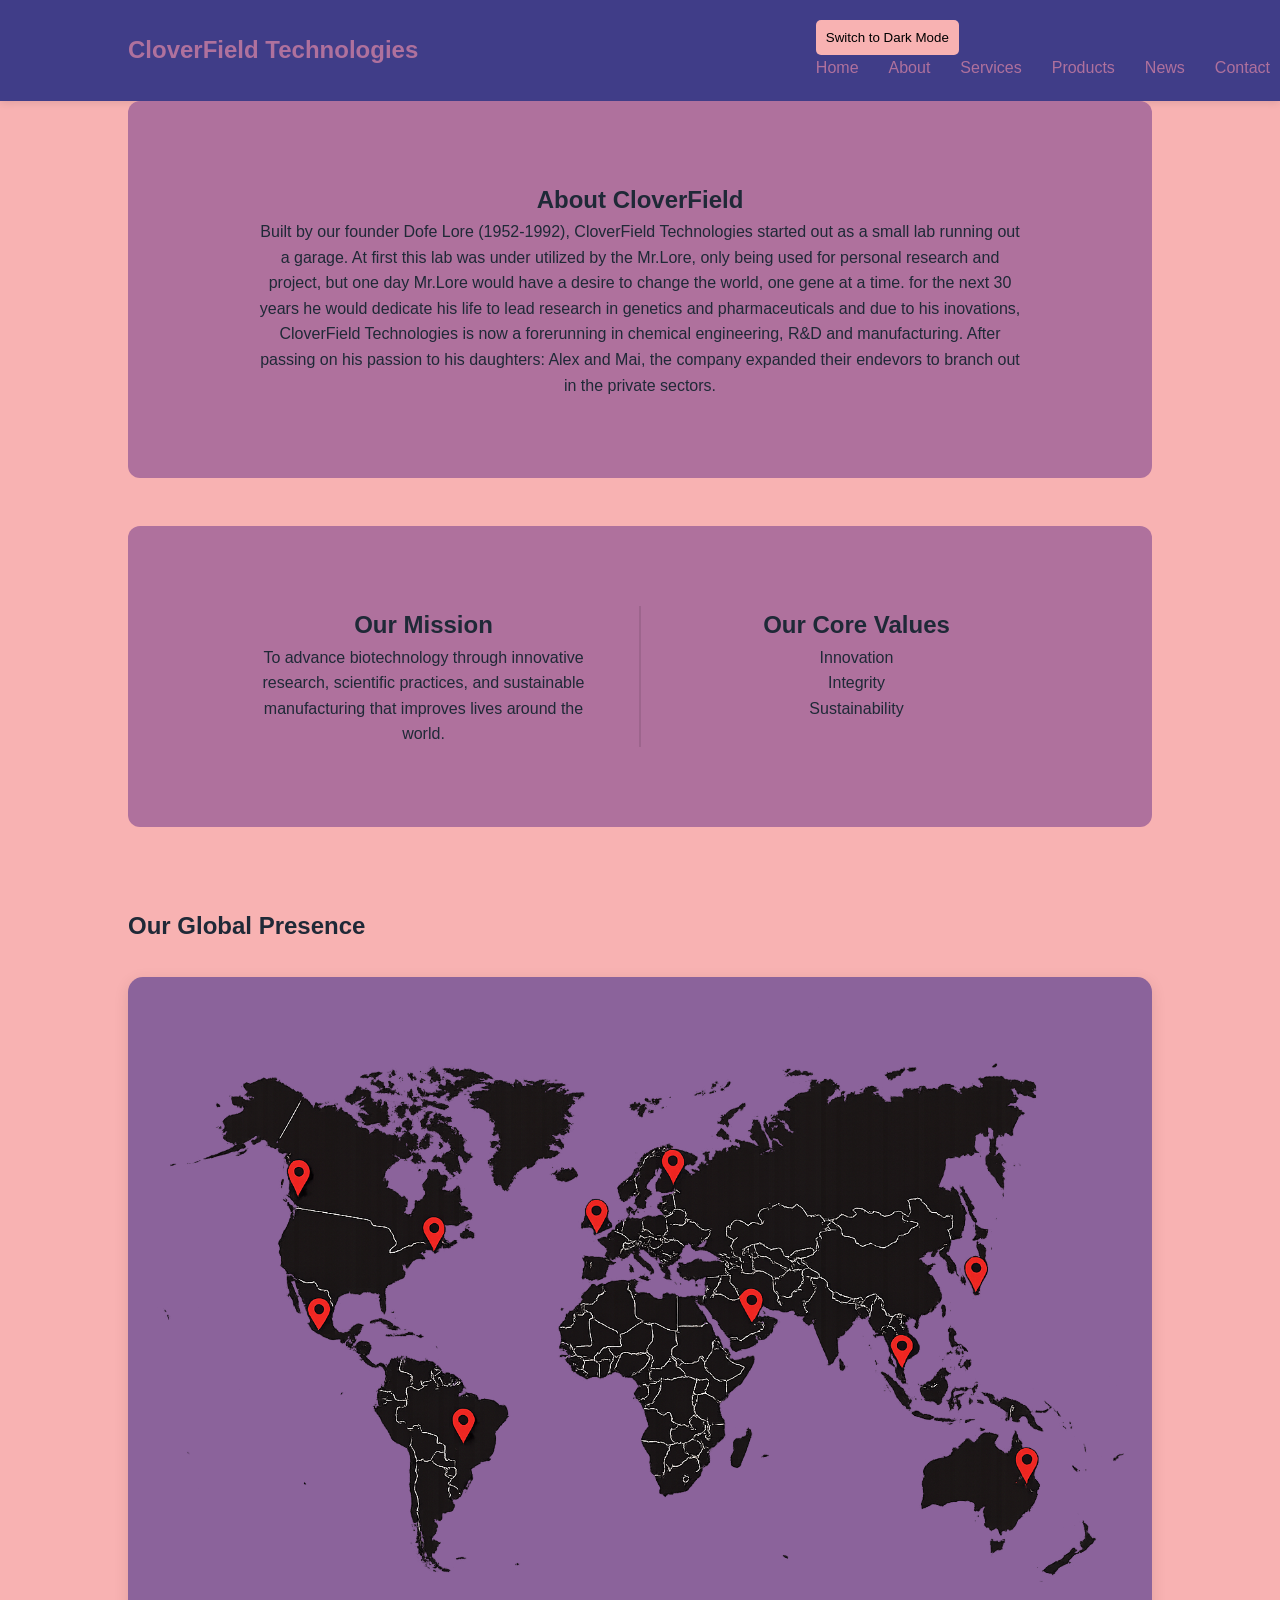
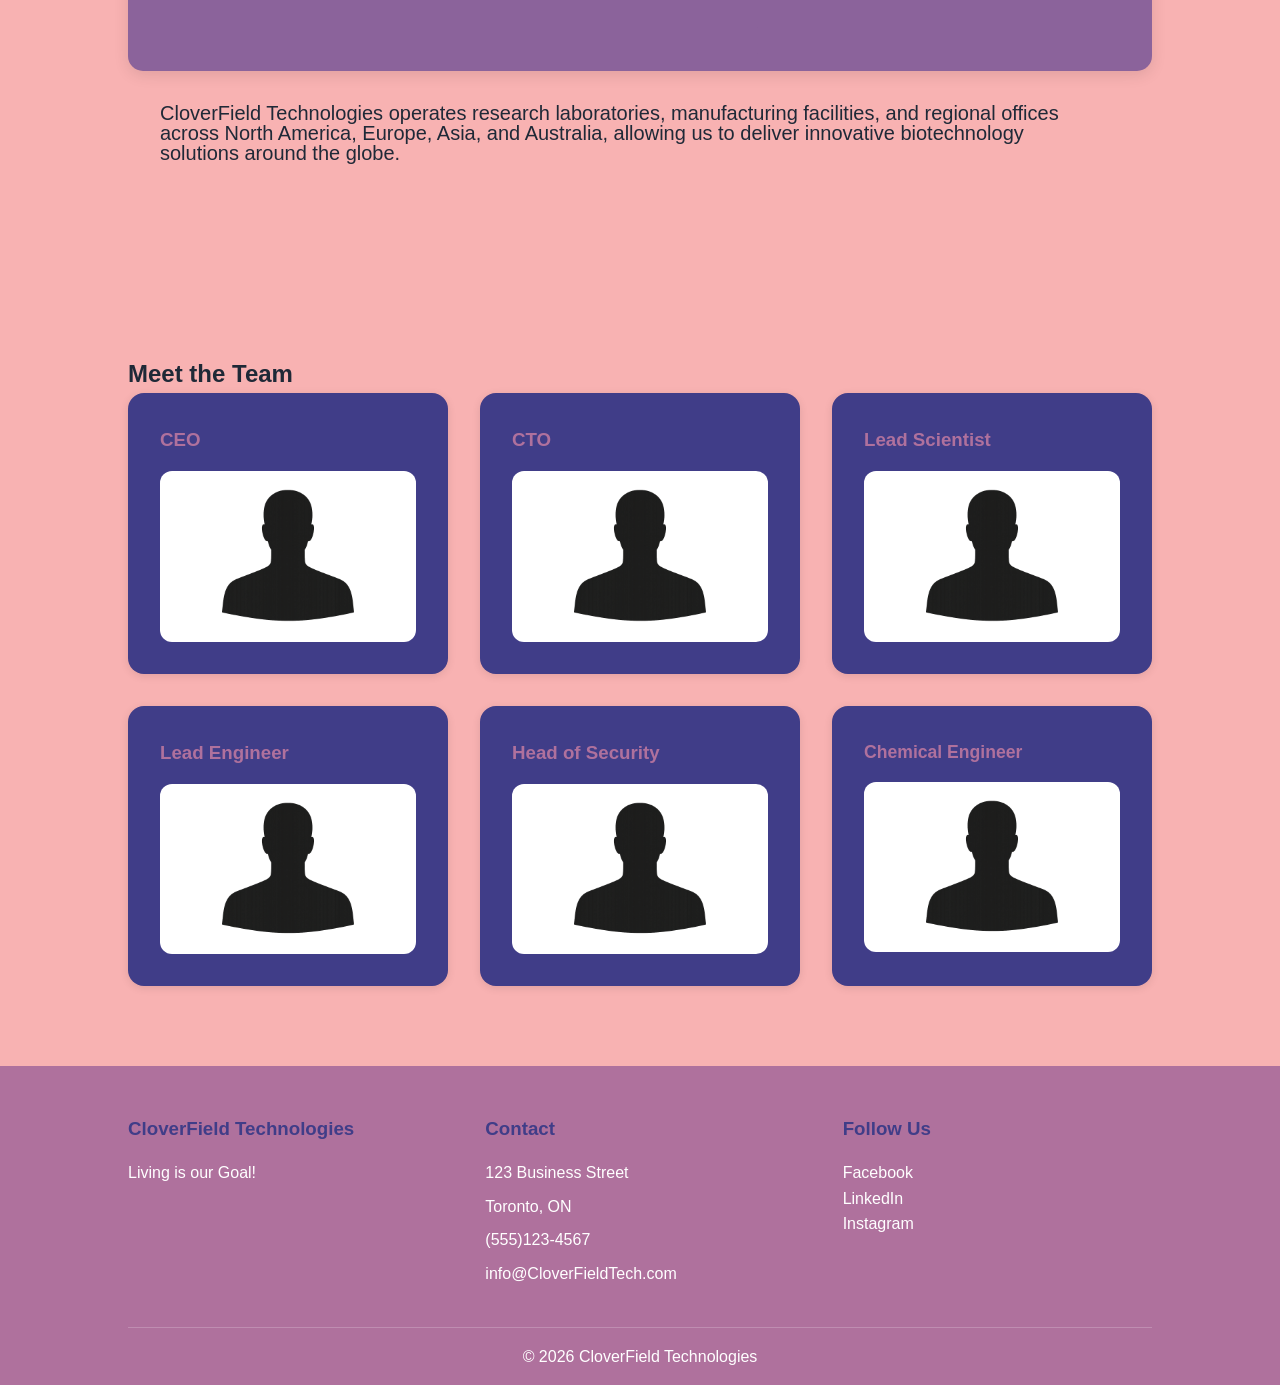
<file: about.html>
<!DOCTYPE html>
<html lang="en">

<head>
    <meta charset="UTF-8">
    <title>Company's About Page</title>
    <link rel="stylesheet" href="style.css">
    <style>
        .overview{
            background-color: #AF719D;
            border-radius: 12px;
            margin:auto;
            max-width: 80%;
        }
    </style>
</head>

<body>
   <div id="header_placeholder"></div>
    <main>
        <section class="overview">
            <h1>About CloverField</h1>
            <p>Built by our founder Dofe Lore (1952-1992), CloverField Technologies started out as a small
                lab running out a garage. At first this lab was under utilized by the Mr.Lore,
                only being used for personal research and project, but one day Mr.Lore would have
                a desire to change the world, one gene at a time. for the next 30 years he would
                dedicate his life to lead research in genetics and pharmaceuticals and due to his
                inovations, CloverField Technologies is now a forerunning in chemical engineering,
                R&D and manufacturing. After passing on his passion to his daughters: Alex and Mai,
                the company expanded their endevors to branch out in the private sectors.
            </p>
        </section>

        <section class="overview" 
            style="
            align-items: flex-start;
            justify-content:space-between;
            display:flex;
            gap:3rem;
            margin:auto;
            margin-top: 3rem;">
            <div style="flex:1; 
            padding-right: 3rem;
            border-right: 2px solid rgba(0,0,0,0.1);">
                <h2>Our Mission</h2>
                <p>
                    To advance biotechnology through innovative research,
                    scientific practices, and sustainable manufacturing
                    that improves lives around the world.
                </p>
            </div>
            <div style="flex:1;">
                <h2>Our Core Values</h2>
                <p>
                    Innovation<br>
                    Integrity<br>
                    Sustainability<br>
                </p>
            </div>
        </section>
        <section class="map">
            <h2 style="padding-bottom: 2rem;">Our Global Presence</h2>
            <div class="map_container">
                <img src="images/WorldMap Edit.png" alt="Map showing CloverField Technologies locations">
            </div>
            <!--add a map to show locations accros the world-->
            <p style="max-width: 900px; margin:2rem; line-height: 1;
                font-size: 1.25rem;">
                CloverField Technologies operates research laboratories,
                manufacturing facilities, and regional offices across North
                America, Europe, Asia, and Australia, allowing us to deliver
                innovative biotechnology solutions around the globe.
            </p>
        </section>

        <section style="padding:80px 10%">
            <h2>Meet the Team</h2>
            <div class="service_container">
                <!--reusing serice container to have card display for the team members-->

                <article class="service_card">
                    <h3>CEO</h3>
                    <img class="person" src="images/Person-headshot.png" alt="Silhouette Headshot">
                </article>
                <article class="service_card">
                    <h3>CTO</h3>
                    <img class="person" src="images/Person-headshot.png" alt="Silhouette Headshot">
                </article>
                <article class="service_card">
                    <h3>Lead Scientist</h3>
                    <img class="person" src="images/Person-headshot.png" alt="Silhouette Headshot">
                </article>
                <article class="service_card">
                    <h3>Lead Engineer</h3>
                    <img class="person" src="images/Person-headshot.png" alt="Silhouette Headshot">
                </article>
                <article class="service_card">
                    <h3>Head of Security</h3>
                    <img class="person" src="images/Person-headshot.png" alt="Silhouette Headshot">
                </article>
                <article class="service_card">
                    <h3 style="font-size: 1.1rem;">Chemical Engineer</h3>
                    <img class="person" src="images/Person-headshot.png" alt="Silhouette Headshot">
                </article>
            </div>
        </section>
    </main>
<div id="footer_placeholder"></div>
<script src="components.js"></script>
<script src="theme.js"></script>
</body>

</html>
</file>
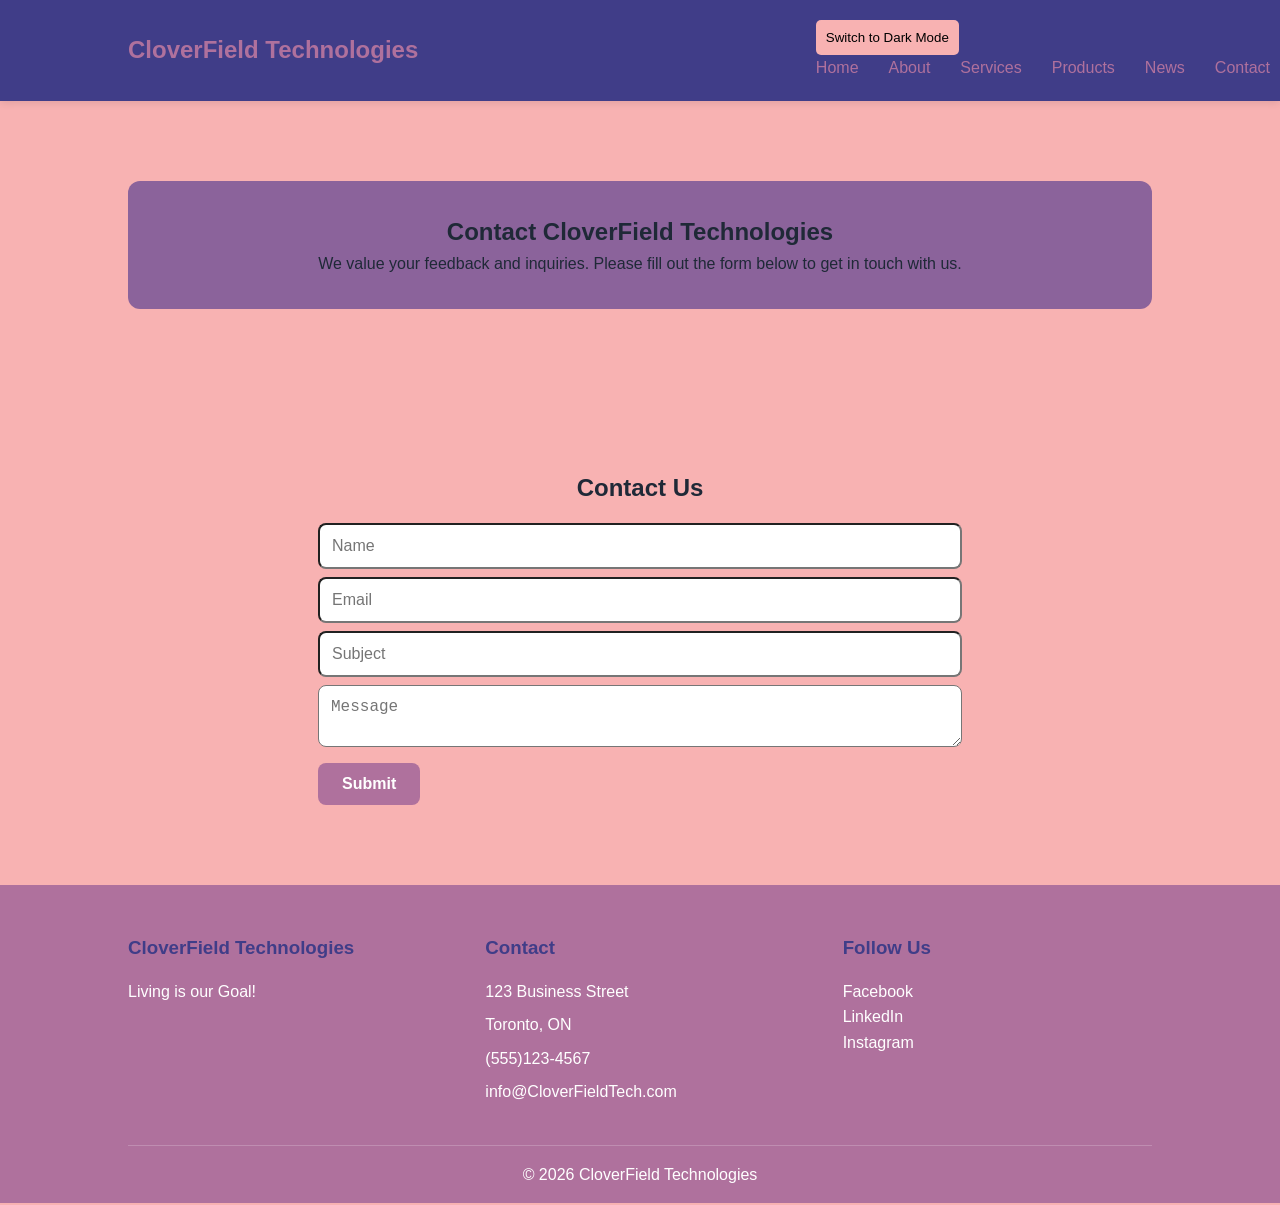
<file: contact.html>
<!DOCTYPE html>
<html lang="en">

<head>
    <meta charset="UTF-8">
    <title>Contact Page</title>
    <link rel="stylesheet" href="style.css">
    <style>
        .hero{
            background-image: none;
            text-align: center;
            min-height: 20vh;
        }
        .hero_content{
            color: #1F2937;
            background: #8B639B;
            border-radius: 12px;
            padding: 2rem;
            margin: auto;
        }
    </style>
</head>

<body>
    <div id="header_placeholder"></div>
    <main>
        <section class="hero">
            <div class="hero_content">
                <h1>Contact CloverField Technologies</h1>
                <p>
                    We value your feedback and inquiries. Please fill out the form below to get in touch with us.
                </p>
            </div>
        </section>
        <section class="form">
        <h1>Contact Us</h1>
        <form id="contact-form">
            <input id="name" type="text" placeholder="Name"></input>
            <span class="error-msg"></span>

            <input id="email" type="text" placeholder="Email"></input>
            <span class="error-msg"></span>

            <input id="subject" type="text" placeholder="Subject"></input>
            <textarea id="message" placeholder="Message"></textarea>
            <span class="error-msg"></span>

            <button type="submit" class="button">Submit</button>
        </form>
        </section>
    </main>
    <div id="footer_placeholder"></div>
    <script src="components.js"></script>
    <script src="theme.js"></script>
    <script src="contact_val.js"></script>
</body>

</html>
</file>
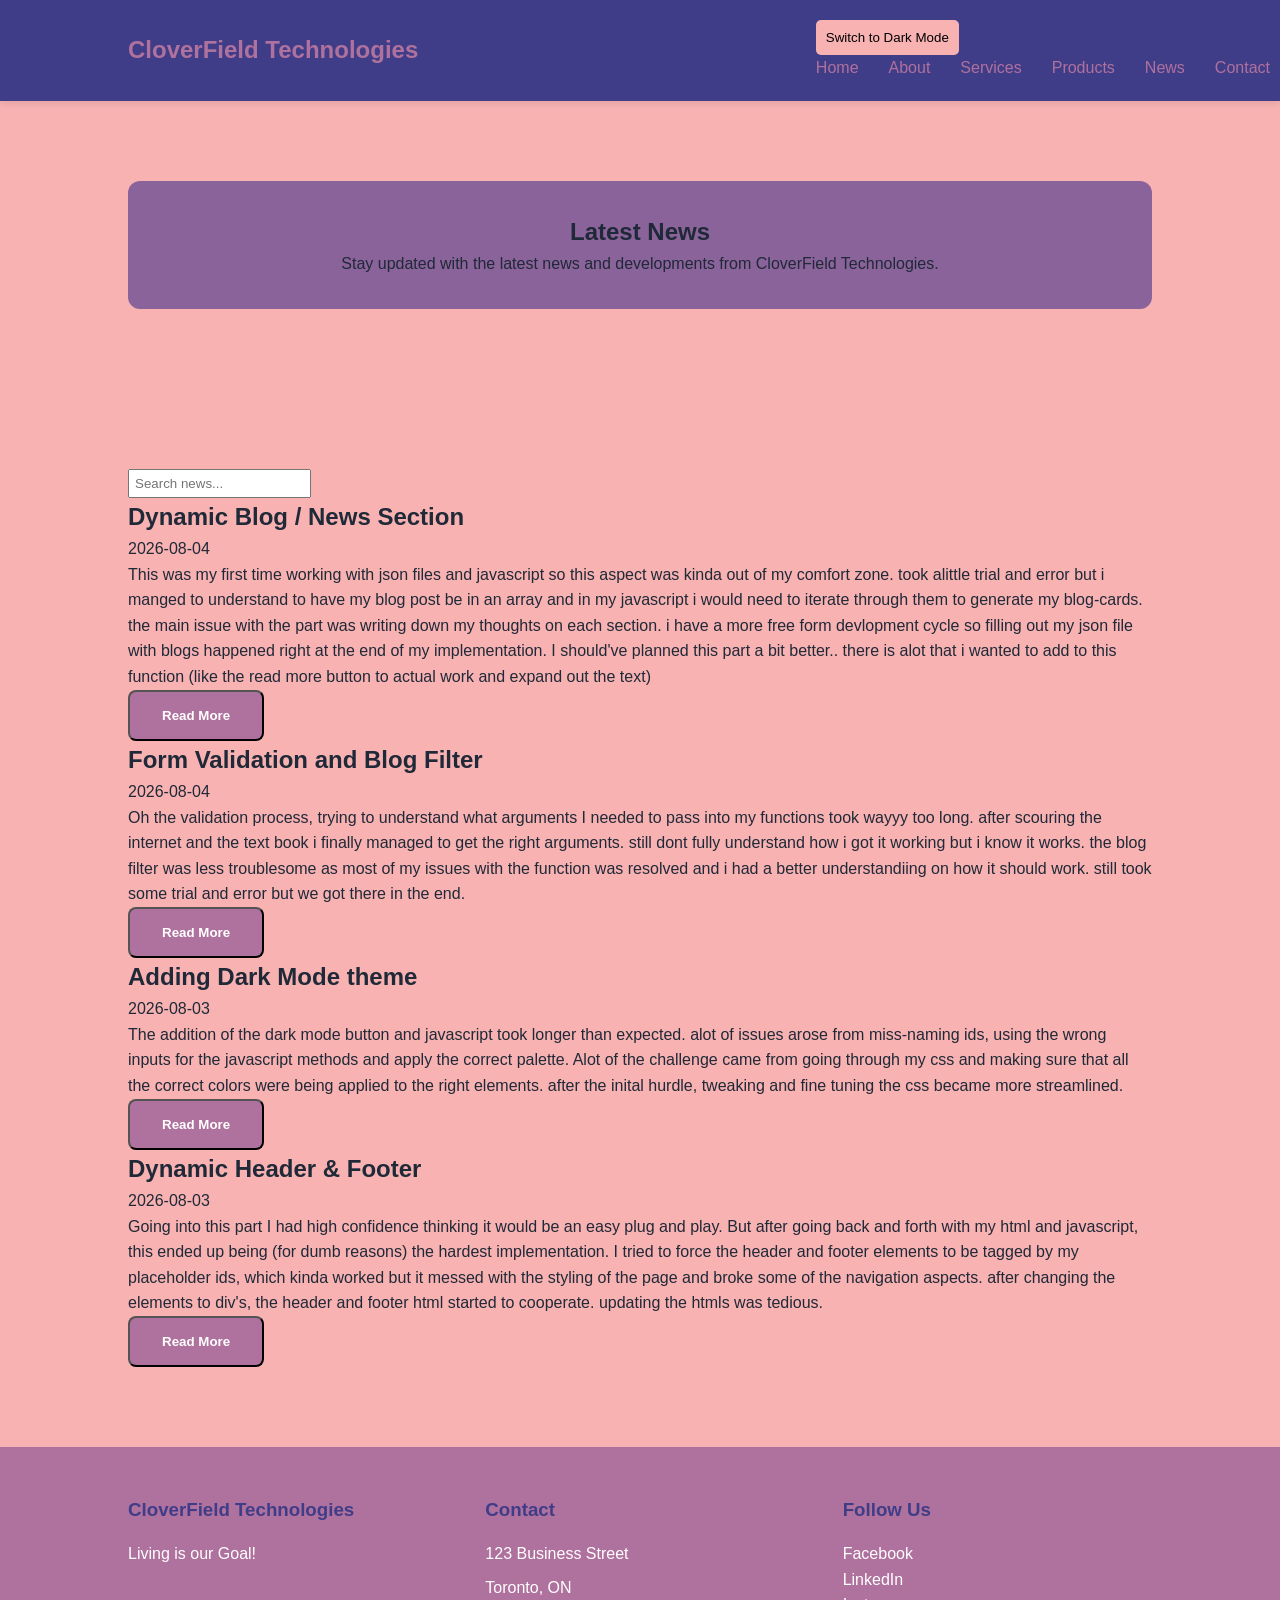
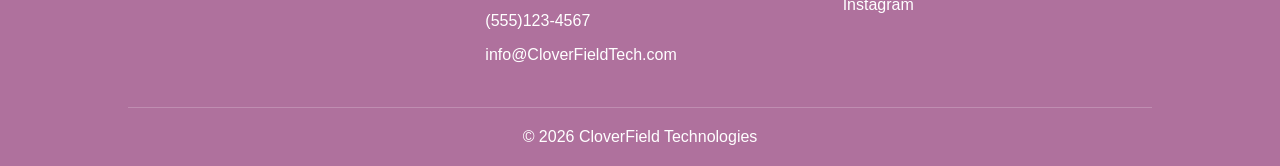
<file: news.html>
<!DOCTYPE html>
<html lang="en">

<head>
    <meta charset="UTF-8">
    <title>News Page</title>
    <link rel="stylesheet" href="style.css">
    <style>
        .hero {
            background-image: none;
            text-align: center;
            min-height: 20vh;
        }

        .hero_content {
            color: #1F2937;
            background: #8B639B;
            border-radius: 12px;
            padding: 2rem;
            margin: auto;
        }
    </style>
</head>

<body>
    <div id="header_placeholder"></div>
    <main>
        <section class="hero">
            <div class="hero_content">
                <h1>Latest News</h1>
                <p>
                    Stay updated with the latest news and developments from CloverField Technologies.
                </p>
            </div>
        </section>
        <section class="news">
            <input type="text" id="filter-input" placeholder="Search news..."
            style="padding:5px;
            margin:auto;">

            <p id="no-results" style="display:none;">
                No results found.
            </p>
            <div id="news_main">
                <!--Load blog post via json file-->
            </div>
        </section>
    </main>
    <div id="footer_placeholder"></div>
    <script src="components.js"></script>
    <script src="theme.js"></script>
    <script src="news.js"></script>
    <script src="query.js"></script>
</body>

</html>
</file>
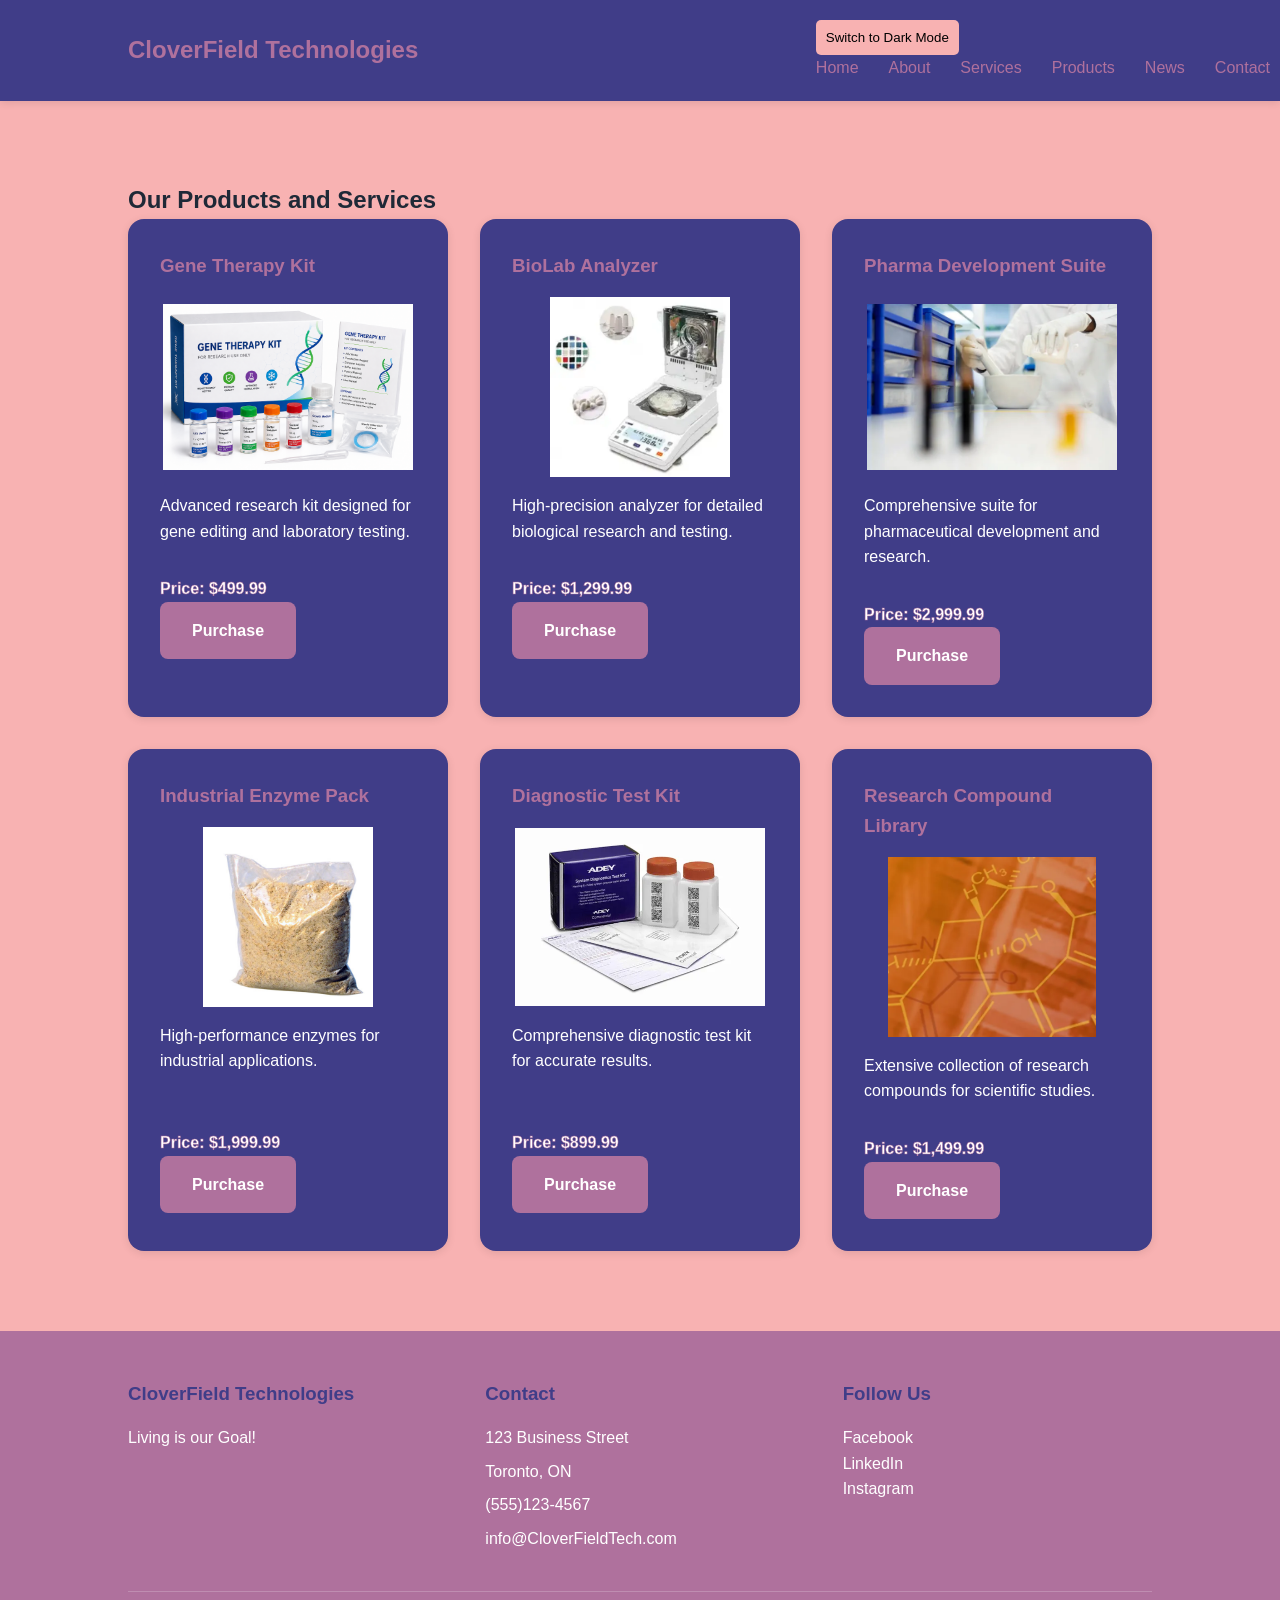
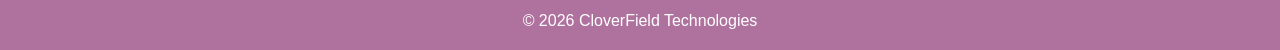
<file: products.html>
<!DOCTYPE html>
<html lang="en">

<head>
    <meta charset="UTF-8">
    <title>Products Page</title>
    <link rel="stylesheet" href="style.css">
    <style>
        .service_card img{
            width: 250px;
            height: 180px;
            object-fit: contain;
            display: block;
            margin: 1rem auto;
        }
    </style>
</head>

<body>
    <div id="header_placeholder"></div>
    <main>
        <section class="products">
            <h2>Our Products and Services</h2>
            <div class="service_container">
                <article class="service_card">
                    <h3>Gene Therapy Kit</h3>
                    <img src="images/Gene Therapy Kit.png" alt="gene therapy kit">
                    <p>Advanced research kit designed for gene editing and laboratory testing.</p>
                    <h4>Price: $499.99</h4>
                    <a href="#" class="button">Purchase</a>
                </article>
                <article class="service_card">
                    <h3>BioLab Analyzer</h3>
                    <img src="images/BioLab Analyzer.webp" alt="BioLab Analyzer">
                    <p>High-precision analyzer for detailed biological research and testing.</p>
                    <h4>Price: $1,299.99</h4>
                    <a href="#" class="button">Purchase</a>
                </article>
                <article class="service_card">
                    <h3>Pharma Development Suite</h3>
                    <img src="images/Pharma Development Suite.webp" alt="Pharma Development Suite">
                    <p>Comprehensive suite for pharmaceutical development and research.</p>
                    <h4>Price: $2,999.99</h4>
                    <a href="#" class="button">Purchase</a>
                </article>
                <article class="service_card">
                    <h3>Industrial Enzyme Pack</h3>
                    <img src="images/Industrial Enzyme Pack.jpg" alt="Industrial Enzyme Pack">
                    <p style="padding-bottom: 3.5rem;">High-performance enzymes for industrial applications.</p>
                    <h4>Price: $1,999.99</h4>   
                    <a href="#" class="button">Purchase</a>
                </article>
                <article class="service_card">
                    <h3>Diagnostic Test Kit</h3>
                    <img src="images/Diagnostic Test Kit.webp" alt="Diagnostic Test Kit">
                    <p style="padding-bottom: 3.5rem;">Comprehensive diagnostic test kit for accurate results.</p>
                    <h4>Price: $899.99</h4>
                    <a href="#" class="button">Purchase</a>
                </article>
                <article class="service_card">
                    <h3>Research Compound Library</h3>
                    <img src="images/Research Compound Library.webp" alt="Research Compound Library">
                    <p>Extensive collection of research compounds for scientific studies.</p>
                    <h4>Price: $1,499.99</h4>
                    <a href="#" class="button">Purchase</a>
                </article>
                
            </div>
        </section>
    </main>
<div id="footer_placeholder"></div>
<script src="components.js"></script>
<script src="theme.js"></script> 
</body>

</html>
</file>
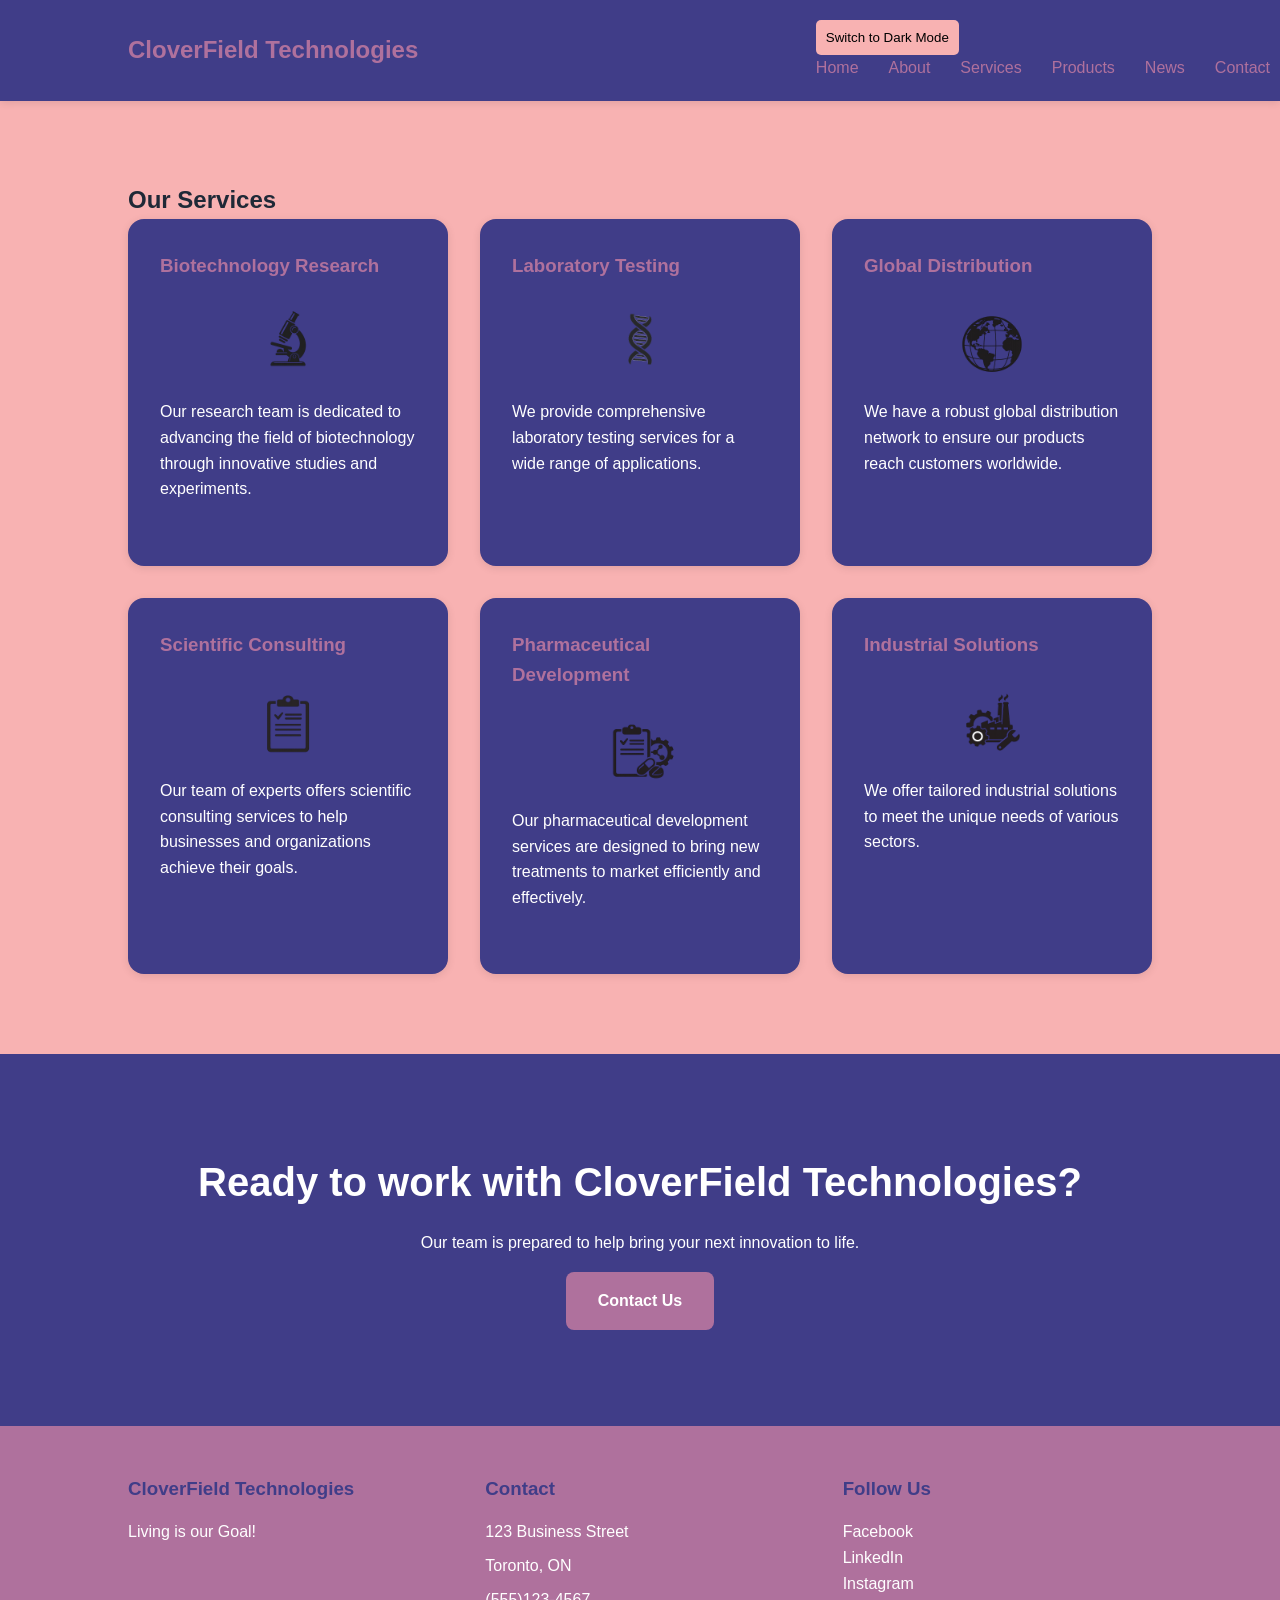
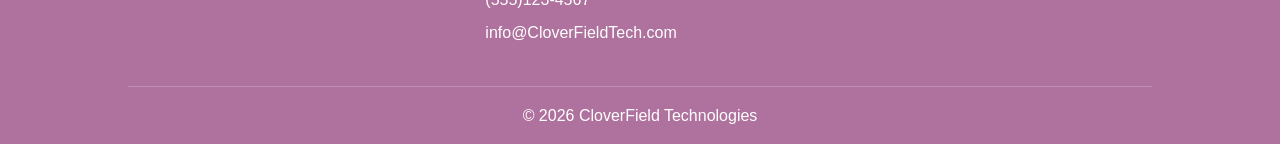
<file: services.html>
<!DOCTYPE html>
<html lang="en">

<head>
    <meta charset="UTF-8">
    <title>Company's Service Page</title>
    <link rel="stylesheet" href="style.css">
    <style>
        .service_card img{
            width:60%;
            align-items:center;
            margin:auto;
        }
    </style>
</head>

<body>
   <div id="header_placeholder"></div>
    <section class="services">
        <h2>Our Services</h2>
        <div class="service_container">
            <article class="service_card">
                <h3>Biotechnology Research</h3>
                <img src="images/Microscope.png" alt="Microscope">
                <p>Our research team is dedicated to advancing the field of biotechnology through innovative studies and experiments.</p>
            </article>
            <article class="service_card">
                <h3>Laboratory Testing</h3>
                <img src="images/DNA.png" alt="DNA">
                <p>We provide comprehensive laboratory testing services for a wide range of applications.</p>
            </article>
            <article class="service_card">
                <h3>Global Distribution</h3>
                <img src="images/Globe.png" alt="Globe">
                <p>We have a robust global distribution network to ensure our products reach customers worldwide.</p>
            </article>
            <article class="service_card">
                <h3>Scientific Consulting</h3>
                <img src="images/Clipboard.png" alt="Clipboard">
                <p>Our team of experts offers scientific consulting services to help businesses and organizations achieve their goals.</p>
            </article>
            <article class="service_card">
                <h3>Pharmaceutical Development</h3>
                <img src="images/Pharmaceutical Development.png" alt="Pharmaceutical Development">
                <p>Our pharmaceutical development services are designed to bring new treatments to market efficiently and effectively.</p>
            </article>
            <article class="service_card">
                <h3>Industrial Solutions</h3>   
                <img src="images/Industrial Solutions.png" alt="Industrial Solutions">
                <p>We offer tailored industrial solutions to meet the unique needs of various sectors.</p>
            </article>
        </div>
    </section>

     <section class="call_to_action">
        <h2>Ready to work with CloverField Technologies?</h2>
        <p>Our team is prepared to help bring your next innovation to life.</p>
        <a href="contact.html" class="button">Contact Us</a>
    </section>
</body>
<div id="footer_placeholder"></div>
<script src="components.js"></script>
<script src="theme.js"></script>

</html>
</file>
<file: style.css>
:root {
    --primary: #403D88;
    --darkPrimary: #9CB080;
    --secondary: #AF719D;
    --darkSecondary: #618764;
    --accent: #8B639B;
    --darkAccent: #2B5748;

    --background: #F8B2B2;
    --darkBackground: #273338;

    --dark: #1F2937;
    --light: #FFFFFF;
}
/* Theme Toggle Button */
.theme_toggle{
    padding: 10px;
    border: none;
    border-radius: 5px;
    cursor: pointer;
    background-color: var(--background);
}
body[data-theme="dark"] .theme_toggle {
    background-color: var(--darkBackground);
    color: var(--light);
}
body[data-theme="dark"] {
    background-color: var(--darkBackground);
    color: var(--light);
}
body[data-theme="dark"] header {
    background-color: var(--darkPrimary);
}
body[data-theme="dark"] .logo {
    color: var(--darkSecondary);
}
body[data-theme="dark"] .hero a {
    background-color: var(--darkSecondary);
    color: var(--light);
}
body[data-theme="dark"] .hero_content{
    color:var(--darkSecondary);
}
body[data-theme="dark"] .call_to_action {
    background-color: var(--darkPrimary);
}
body[data-theme="dark"] .button {
    background-color: var(--darkSecondary);
    color: var(--light);
}
body[data-theme="dark"] .button:hover {
    background-color: var(--darkAccent);
}
body[data-theme="dark"] .service_card h3{
    color: var(--darkAccent);
}
body[data-theme="dark"] footer {
    background-color: var(--darkSecondary);
}
body[data-theme="dark"] .hero_content,
body[data-theme="dark"] .service_card,
body[data-theme="dark"] .product_card,
body[data-theme="dark"] .news_card,
body[data-theme="dark"] .contact_info,
body[data-theme="dark"] .form{
    background-color: var(--darkPrimary);
}
body[data-theme="dark"] nav{
    background-color: var(--darkPrimary);
}
body[data-theme="dark"] nav ul li a {
    color: var(--darkAccent);
}
body[data-theme="dark"] nav ul{
    
    background-color: var(--darkPrimary);
}
body[data-theme="dark"] nav a {
    background-color: var(--darkPrimary);
}
body[data-theme="dark"] nav a:hover {
    background-color: var(--darkAccent);
}
body[data-theme="dark"] input,
body[data-theme="dark"] textarea {
    background-color: var(--darkSecondary);
    color: var(--light);
}
body[data-theme="dark"] .footer_column h3{
    color: var(--dark);
}
body[data-theme="dark"] .map_container img{
    background-color: var(--darkSecondary);
}
body[data-theme="dark"] .map p{
    color: var(--light);
    }
body[data-theme="dark"] .overview{
    background-color: var(--darkSecondary);
    color: var(--dark);
}
body[data-theme="dark"] .service_card p,
body[data-theme="dark"] .service_card h4{
    color: var(--dark);
}
body[data-theme="dark"] .call_to_action h2,
body[data-theme="dark"] .call_to_action p{
    color: var(--dark);
}
body[data-theme="dark"] .form input,
body[data-theme="dark"] .form textarea {
    background-color: var(--darkAccent);
    color: var(--light);
}
/*home page*/
* {
    margin: 0;
    padding: 0;
    box-sizing: border-box;
}

body {
    font-family: Arial, Sans-Serif;
    background-color: var(--background);
    color: var(--dark);
    line-height: 1.6;
    min-height: 100vh;
}

header {
    display: flex;
    justify-content: space-between;
    align-items: center;
    padding: 20px 10%;
    padding-right: 10px;
    background-color: var(--primary);
    box-shadow: 0 2px 8px rgba(0, 0, 0, 0.1);
}

.logo {
    font-size: 1.5rem;
    font-weight: bold;
    color: var(--secondary);
}

main {
    margin: 0 auto;
}

.hero {
    display: flex;
    justify-content: center;
    align-items: center;
    gap: 4rem;
    min-height: 80vh;

    background-image: url("images/Background\ \(rainforest\ river\).jpg");
    background-size: cover;
    background-position: center;
    background-repeat: no-repeat;
}

.hero a {
    display: inline-block;
    padding: 0.8rem 1.5rem;
    background-color: var(--primary);
    color: var(--light);
    border-radius: 0.5rem;
    font-weight: bold;
}

.hero_content {
    flex: 1;
    color: var(--accent)
}

.overview {
    text-align: center;
}

.service_container {
    display: grid;
    grid-template-columns: repeat(3, 1fr);
    gap: 2rem;
}

.service_card {
    background-color: var(--primary);
    padding: 2rem;
    border-radius: 1rem;
    box-shadow: 0 2px 8px rgba(0, 0, 0, 0.1);
    transition: transform .3s ease;
}

.service_card p {
    color: var(--light);
    padding-bottom: 2rem;
}

.service_card h3 {
    color: var(--secondary);
    margin-bottom: 1rem;
}

.service_card h4 {
    color: #FFFFFF;
                /*added a border around the text */
    -webkit-text-stroke: .5px #AF719D;
}

.service_card:hover {
    transform: translateY(-5px);
}

.call_to_action {
    background-color: var(--primary);
    text-align: center;
    padding: 6rem 2rem;
}

.call_to_action h2 {
    color: var(--light);
    font-size: 2.5rem;
    margin-bottom: 1rem;
}

.call_to_action p {
    color: var(--light);
    max-width: 40rem;
    margin: auto;
}

.call_to_action a {
    margin-top: 1rem;
}

.button {
    display: inline-block;
    padding: 1rem 2rem;
    cursor: pointer;

    background-color: var(--secondary);
    color: var(--light);
    border-radius: .5rem;

    font-weight: bold;
    transition: .3s ease;
}

.button:hover {
    background-color: var(--accent);
    color: var(--light);
}

section {
    padding: 80px 10%;
}

a {
    text-decoration: none;
    color: var(--accent);
}

a:hover {
    color: var(--secondary);
}

nav a {
    color: var(--secondary);
    font-weight: 500;
}

nav a:hover {
    color: var(--accent);
}

nav a:active {
    color: var(--dark);
}

ul {
    list-style: none;
}

nav ul {
    display: flex;
    gap: 30px;
    align-items: center;
}

img {
    display: block;
    max-width: 100%;
    height: auto;
}

footer {
    background-color: var(--secondary);
    color: var(--light);

    padding: 3rem 10% 1rem;
}

.footer_container {
    display: flex;
    justify-content: space-between;
    gap: 3rem;
}

.footer_column {
    flex: 1;
}

.footer_column h3 {
    margin-bottom: 1rem;
    color: var(--primary);
}

.footer_column p {
    margin-bottom: 0.5rem;
}

.footer_column a {
    color: var(--light);
}

.footer_column a:hover {
    color: var(--primary);
}

.footer_bottom {
    text-align: center;
    margin-top: 2rem;
    padding-top: 1rem;

    border-top: 1px solid rgba(255, 255, 255, 0.2)
}
/*contact Page*/
.form{
    display: flex;
    flex-direction: column;
    align-items: center;
    gap: 1rem;
    margin: auto;
    max-width: 900px;
    border-radius: 8px;
}
.form input, .form textarea {
    width: 100%;
    padding: 12px;;
    border-radius: 8px;
    font-size: 1rem;
    margin-bottom: .5rem;
}
.form button {
    padding: 12px 24px;
    background-color: var(--secondary);
    color: var(--light);
    border: none;
    border-radius: 8px;
    font-size: 1rem;
    cursor: pointer;
    transition: background-color .3s ease;
}
/*News Page*/
#news_container{

    display: grid;
    grid-template-columns: repeat(auto-fit, minmax(350px, 1fr));
    gap: 5rem;
}

/*About Page*/
.map {
    text-align: left;
}

.map_container img {
    align-items: center;
    border-radius: 12px;
    margin: auto;
    background-color: var(--accent);
    padding: 1rem;
    border-radius: 15px;
    box-shadow: 0 4px 15px rgba(0, 0, 0, 0.1);
}

.person {
    align-items: center;
    background-color: var(--light);
    border-radius: 12px;
    box-shadow: 0 4px 15px rgba(0, 0, 0, 0.1)y;
}

/*media query for phones*/
@media (max-width:768px) {
    header {
        flex-direction: column;
        gap: 20px;
        text-align: center;
    }

    nav ul {
        flex-wrap: wrap;
        justify-content: center;
        gap: 20px;
    }

    .hero {
        min-height: 70vh;
        padding: 40px 20px;
    }

    .hero_content {
        width: 100%;
        max-width: 500px;
        padding: 2rem;
        text-align: center;
    }

    .hero h1 {
        font-size: 2rem;
    }

    .hero h2 {
        font-size: 1.5rem;
    }

    .hero p {
        font-size: .95rem;
    }

    .service_container {
        grid-template-columns: 1fr;
    }

    .footer_container {
        flex-direction: column;
        text-align: center;
    }
}
</file>
